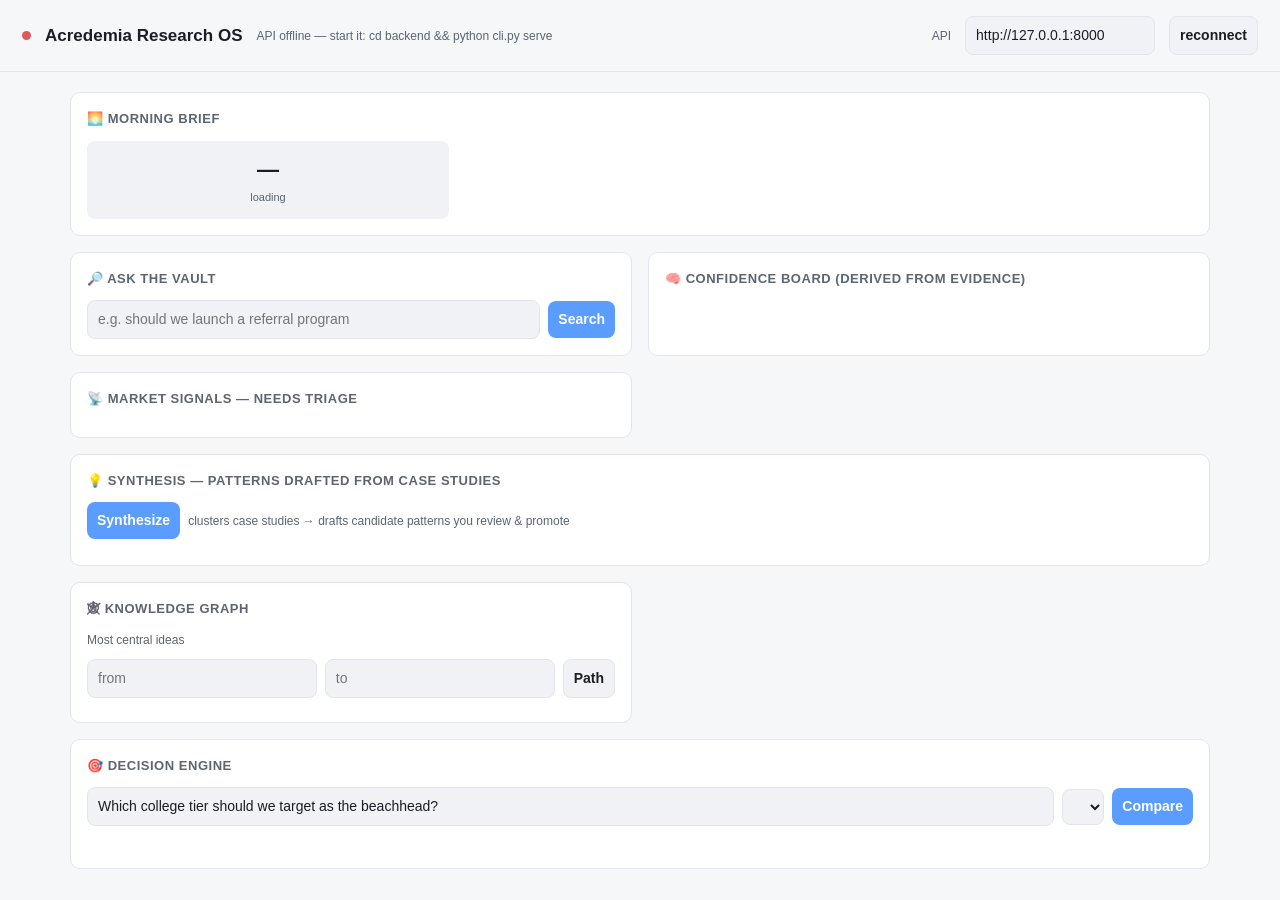
<file: frontend/index.html>
<!doctype html>
<html lang="en">
<head>
<meta charset="utf-8" />
<meta name="viewport" content="width=device-width, initial-scale=1" />
<title>Acredemia Research OS</title>
<style>
  :root{
    --bg:#0f1115; --panel:#171a21; --panel2:#1e222b; --line:#2a2f3a;
    --tx:#e6e9ef; --mut:#9aa4b2; --acc:#5b9dff; --good:#37b26a; --warn:#e0a132; --bad:#e05a5a;
    --rad:10px;
  }
  @media (prefers-color-scheme:light){
    :root{--bg:#f6f7f9;--panel:#fff;--panel2:#f0f2f5;--line:#e2e6ec;--tx:#1a1d23;--mut:#5c6570;}
  }
  *{box-sizing:border-box}
  body{margin:0;font:14px/1.5 -apple-system,Segoe UI,Roboto,Helvetica,Arial,sans-serif;background:var(--bg);color:var(--tx)}
  header{padding:16px 22px;border-bottom:1px solid var(--line);display:flex;align-items:center;gap:14px;position:sticky;top:0;background:var(--bg);z-index:5}
  header h1{font-size:17px;margin:0;font-weight:650}
  header .sub{color:var(--mut);font-size:12px}
  .dot{width:9px;height:9px;border-radius:50%;background:var(--bad);display:inline-block}
  .dot.ok{background:var(--good)}
  main{max-width:1180px;margin:0 auto;padding:20px;display:grid;grid-template-columns:1fr 1fr;gap:16px}
  .card{background:var(--panel);border:1px solid var(--line);border-radius:var(--rad);padding:16px}
  .card.wide{grid-column:1/-1}
  .card h2{margin:0 0 12px;font-size:13px;letter-spacing:.04em;text-transform:uppercase;color:var(--mut)}
  .row{display:flex;gap:8px;align-items:center;flex-wrap:wrap}
  input,select,button,textarea{font:inherit;color:var(--tx);background:var(--panel2);border:1px solid var(--line);border-radius:8px;padding:8px 10px}
  input:focus,textarea:focus{outline:1px solid var(--acc)}
  button{cursor:pointer;background:var(--acc);color:#fff;border:none;font-weight:600}
  button.sec{background:var(--panel2);color:var(--tx);border:1px solid var(--line)}
  button:hover{filter:brightness(1.08)}
  .grid3{display:grid;grid-template-columns:repeat(3,1fr);gap:10px}
  .stat{background:var(--panel2);border-radius:8px;padding:12px;text-align:center}
  .stat b{font-size:22px;display:block}
  .stat span{color:var(--mut);font-size:11px}
  .pill{font-size:11px;padding:2px 7px;border-radius:20px;border:1px solid var(--line);color:var(--mut)}
  .pill.good{color:var(--good);border-color:var(--good)}
  .pill.warn{color:var(--warn);border-color:var(--warn)}
  .pill.bad{color:var(--bad);border-color:var(--bad)}
  ul{list-style:none;margin:0;padding:0}
  li{padding:8px 0;border-bottom:1px solid var(--line)}
  li:last-child{border:0}
  .muted{color:var(--mut)}
  .k{color:var(--mut);font-size:12px}
  table{width:100%;border-collapse:collapse;font-size:13px}
  th,td{text-align:left;padding:6px 8px;border-bottom:1px solid var(--line)}
  th{color:var(--mut);font-weight:600;font-size:11px;text-transform:uppercase}
  .win{color:var(--good);font-weight:700}
  .small{font-size:12px}
  .tag{font-size:11px;color:var(--mut)}
  code{background:var(--panel2);padding:1px 5px;border-radius:5px;font-size:12px}
  a{color:var(--acc);text-decoration:none}
  .flex{display:flex;gap:16px;flex-wrap:wrap}
  .scores{display:grid;grid-template-columns:repeat(7,1fr);gap:6px;margin-top:8px}
  .scores label{font-size:10px;color:var(--mut);text-align:center}
  .scores input{padding:5px;text-align:center}
</style>
</head>
<body>
<header>
  <span class="dot" id="conn"></span>
  <h1>Acredemia Research OS</h1>
  <span class="sub" id="hdr">connecting…</span>
  <span style="flex:1"></span>
  <span class="k">API</span>
  <input id="api" value="http://127.0.0.1:8000" style="width:190px" />
  <button class="sec" onclick="boot()">reconnect</button>
</header>

<main>
  <!-- MORNING BRIEF -->
  <section class="card wide">
    <h2>🌅 Morning brief</h2>
    <div class="grid3" id="brief"><div class="stat"><b>—</b><span>loading</span></div></div>
  </section>

  <!-- SEARCH -->
  <section class="card">
    <h2>🔎 Ask the vault</h2>
    <div class="row">
      <input id="q" placeholder="e.g. should we launch a referral program" style="flex:1" />
      <button onclick="doSearch()">Search</button>
    </div>
    <ul id="results" class="small"></ul>
  </section>

  <!-- CONFIDENCE BOARD -->
  <section class="card">
    <h2>🧠 Confidence board (derived from evidence)</h2>
    <ul id="epi" class="small"></ul>
  </section>

  <!-- MARKET SIGNALS -->
  <section class="card">
    <h2>📡 Market signals — needs triage</h2>
    <ul id="signals" class="small"></ul>
  </section>

  <!-- SYNTHESIS -->
  <section class="card wide">
    <h2>💡 Synthesis — patterns drafted from case studies</h2>
    <div class="row"><button onclick="loadSynth()">Synthesize</button>
      <span class="muted small">clusters case studies → drafts candidate patterns you review &amp; promote</span></div>
    <ul id="synth" class="small" style="margin-top:10px"></ul>
  </section>

  <!-- GRAPH -->
  <section class="card">
    <h2>🕸 Knowledge graph</h2>
    <div class="k" style="margin-bottom:6px">Most central ideas</div>
    <ul id="central" class="small"></ul>
    <div class="row" style="margin-top:10px">
      <input id="pa" placeholder="from" style="flex:1" />
      <input id="pb" placeholder="to" style="flex:1" />
      <button class="sec" onclick="doPath()">Path</button>
    </div>
    <div id="path" class="small muted" style="margin-top:8px"></div>
  </section>

  <!-- DECISION ENGINE -->
  <section class="card wide">
    <h2>🎯 Decision engine</h2>
    <div class="row">
      <input id="dq" placeholder="decision question" style="flex:1" value="Which college tier should we target as the beachhead?" />
      <select id="dtype"></select>
      <button onclick="doDecide()">Compare</button>
    </div>
    <div class="flex" id="alts" style="margin-top:12px"></div>
    <div id="decision" style="margin-top:14px"></div>
  </section>
</main>

<script>
const $=id=>document.getElementById(id);
const api=()=>$('api').value.replace(/\/$/,'');
const DIMS=['impact','confidence','alignment','cost','risk','effort','time'];
const badgeFor=(s)=>({speculative:'',emerging:'',supported:'good','well-tested':'good',institutional:'good'}[s]||'');

async function j(path,opts){const r=await fetch(api()+path,opts);if(!r.ok)throw new Error(r.status);return r.json();}

async function boot(){
  try{
    const h=await j('/health');
    $('conn').classList.add('ok');
    $('hdr').textContent=`${h.notes} notes · search:${h.search_backend} · vault ok`;
    loadBrief();loadEpi();loadSignals();loadCentral();loadPresets();renderAlts();
  }catch(e){
    $('conn').classList.remove('ok');
    $('hdr').textContent='API offline — start it: cd backend && python cli.py serve';
  }
}

async function loadBrief(){
  const [a,e,n]=await Promise.all([j('/audit'),j('/epistemics'),j('/notes')]);
  const sig=(await j('/notes?type=market-signal')).count;
  const hi=a.summary.high||0,md=a.summary.medium||0,lo=a.summary.low||0;
  $('brief').innerHTML=`
    <div class="stat"><b>${n.count}</b><span>notes in vault</span></div>
    <div class="stat"><b>${e.drift}</b><span>confidence drifts</span></div>
    <div class="stat"><b>${sig}</b><span>market signals</span></div>
    <div class="stat"><b style="color:${hi?'var(--bad)':'var(--tx)'}">${hi}</b><span>high issues</span></div>
    <div class="stat"><b>${md}</b><span>medium issues</span></div>
    <div class="stat"><b>${lo}</b><span>low issues</span></div>`;
}

async function doSearch(){
  const q=$('q').value.trim();if(!q)return;
  const d=await j('/search?q='+encodeURIComponent(q)+'&k=8');
  $('results').innerHTML=d.results.map(r=>`<li>
    <b>${r.title}</b> <span class="pill">${r.type}</span>
    <span class="pill ${badgeFor(r.confidence)}">${r.confidence}</span>
    <span class="tag">score ${r.score}</span><br>
    <span class="muted">${r.snippet}</span></li>`).join('')||'<li class="muted">no matches</li>';
}
$('q')&&($('q').onkeydown=e=>{if(e.key==='Enter')doSearch();});

async function loadEpi(){
  const d=await j('/epistemics');
  $('epi').innerHTML=d.assessments.map(a=>{
    const b=(a.contested?'⚑':'')+(a.decaying?'⌛':'');
    const drift=a.drift?`<span class="pill bad">drift → ${a.derived}</span>`:'';
    return `<li>${b} <b>${a.note}</b>
      <span class="pill ${badgeFor(a.derived)}">${a.derived}</span>${drift}<br>
      <span class="muted">${a.derivation}</span></li>`;
  }).join('');
}

let QOPTS=[];
async function loadTargets(){
  const [q,t]=await Promise.all([j('/notes?type=question'),j('/notes?type=theory')]);
  QOPTS=[...q.notes,...t.notes].map(n=>n.note);
}
async function loadSignals(){
  await loadTargets();
  const a=await j('/audit');
  const untriaged=a.findings.filter(f=>f.category==='untriaged-signal');
  $('signals').innerHTML=untriaged.map((s,i)=>`<li><b>${s.note}</b>
    <div class="row small" style="margin-top:5px">
      <select id="tg${i}" style="flex:1">${QOPTS.map(o=>`<option>${o}</option>`).join('')}</select>
      <select id="st${i}"><option>supports</option><option>contradicts</option></select>
      <button class="sec" onclick="triage('${s.note}',${i})">link</button>
    </div></li>`).join('')||'<li class="muted">inbox clear ✓</li>';
}
async function triage(signal,i){
  const target=$('tg'+i).value, stance=$('st'+i).value;
  await j('/triage',{method:'POST',headers:{'Content-Type':'application/json'},
    body:JSON.stringify({signal,target,stance})});
  loadSignals();loadBrief();loadCentral();
}

async function loadSynth(){
  $('synth').innerHTML='<li class="muted">clustering…</li>';
  const d=await j('/synthesize');
  $('synth').innerHTML=d.candidates.map(c=>{
    const badge=c.novelty==='new'?'<span class="pill good">NEW</span>':`<span class="pill">covered by ${c.existing_pattern}</span>`;
    const btn=c.novelty==='new'?`<button class="sec" onclick='promoteSynth(${JSON.stringify(c.members)})'>promote → pattern</button>`:'';
    return `<li>${badge} <b>${c.companies.join(' + ')}</b>
      <span class="tag">tags: ${c.shared_tags.join(', ')||'—'}</span> ${btn}<br>
      <span class="muted">${c.draft}</span></li>`;
  }).join('')||'<li class="muted">need ≥2 case studies to synthesize</li>';
}
async function promoteSynth(members){
  const r=await j('/synthesize/promote',{method:'POST',headers:{'Content-Type':'application/json'},body:JSON.stringify({members})});
  alert(r.ok?`Draft pattern ${r.id} written to the vault (review before accepting).`:'promote failed');
  loadSynth();loadBrief();
}
async function loadCentral(){
  const d=await j('/graph/summary');
  $('central').innerHTML=d.top_central.slice(0,8).map(([n,s])=>
    `<li><span class="tag">${s.toFixed(3)}</span> ${n}</li>`).join('');
}
async function doPath(){
  const a=$('pa').value.trim(),b=$('pb').value.trim();if(!a||!b)return;
  const d=await j('/graph/path?a='+encodeURIComponent(a)+'&b='+encodeURIComponent(b));
  $('path').innerHTML=d.found?d.path.join(' &nbsp;→&nbsp; '):'no path found';
}

async function loadPresets(){
  const d=await j('/decision/presets');
  $('dtype').innerHTML=Object.keys(d.weight_presets).map(k=>`<option>${k}</option>`).join('');
  $('dtype').value='channel-choice';
}
const ALTS=[
  {name:'Tier-2 colleges first',s:{impact:8,confidence:5,alignment:8,cost:4,risk:5,effort:5,time:4},dna:''},
  {name:'Tier-1 colleges first',s:{impact:6,confidence:6,alignment:5,cost:6,risk:6,effort:6,time:6},dna:''},
];
function renderAlts(){
  $('alts').innerHTML=ALTS.map((a,i)=>`<div class="card" style="flex:1;min-width:320px;background:var(--panel2)">
    <input value="${a.name}" onchange="ALTS[${i}].name=this.value" style="width:100%"/>
    <div class="scores">${DIMS.map(d=>`<div><label>${d.slice(0,4)}</label>
      <input type="number" min="0" max="10" value="${a.s[d]}" onchange="ALTS[${i}].s['${d}']=+this.value"/></div>`).join('')}</div>
    <input placeholder="DNA conflict (optional, e.g. NN2)" value="${a.dna}" onchange="ALTS[${i}].dna=this.value" style="width:100%;margin-top:8px"/>
  </div>`).join('');
}
async function doDecide(){
  const body={question:$('dq').value,decision_type:$('dtype').value,
    alternatives:ALTS.map(a=>({name:a.name,scores:a.s,dna_conflict:a.dna}))};
  const d=await j('/decide',{method:'POST',headers:{'Content-Type':'application/json'},body:JSON.stringify(body)});
  const dims=Object.keys(d.weights);
  const rows=d.ranked.map(r=>`<tr>
    <td>${r.rank}</td>
    <td class="${r.rank===1&&!r.dna_conflict?'win':''}">${r.name}${r.dna_conflict?' <span class="pill bad">⚠DNA</span>':''}</td>
    ${dims.map(x=>`<td>${r.contributions[x].toFixed(3)}</td>`).join('')}
    <td><b>${r.total.toFixed(3)}</b></td></tr>`).join('');
  const frag=d.is_fragile?`<span class="pill warn">fragile — ${d.fragile_reason}</span>`:'<span class="pill good">robust</span>';
  const dna=d.dna_flags.length?`<div class="small" style="margin-top:6px">⚠ ${d.dna_flags.join('; ')}</div>`:'';
  $('decision').innerHTML=`<div class="row"><b>Winner: <span class="win">${d.winner}</span></b> ${frag}
      <span style="flex:1"></span>
      <button class="sec" onclick="saveDecision()">💾 Save decision note</button></div>${dna}
    <table style="margin-top:10px"><tr><th>#</th><th>alternative</th>${dims.map(x=>`<th>${x.slice(0,4)}</th>`).join('')}<th>total</th></tr>${rows}</table>
    <div id="decmsg" class="muted small" style="margin-top:6px">The number is disposable — the reasoning trace, DNA check, and evidence are the asset.</div>`;
}
async function saveDecision(){
  const body={question:$('dq').value,decision_type:$('dtype').value,write_note:true,
    alternatives:ALTS.map(a=>({name:a.name,scores:a.s,dna_conflict:a.dna}))};
  const d=await j('/decide',{method:'POST',headers:{'Content-Type':'application/json'},body:JSON.stringify(body)});
  $('decmsg').innerHTML=d.note?`✅ Saved <code>${d.note.id}</code> to the vault (600-Decisions/).`:'save failed';
  loadBrief();
}

boot();
</script>
</body>
</html>
</file>
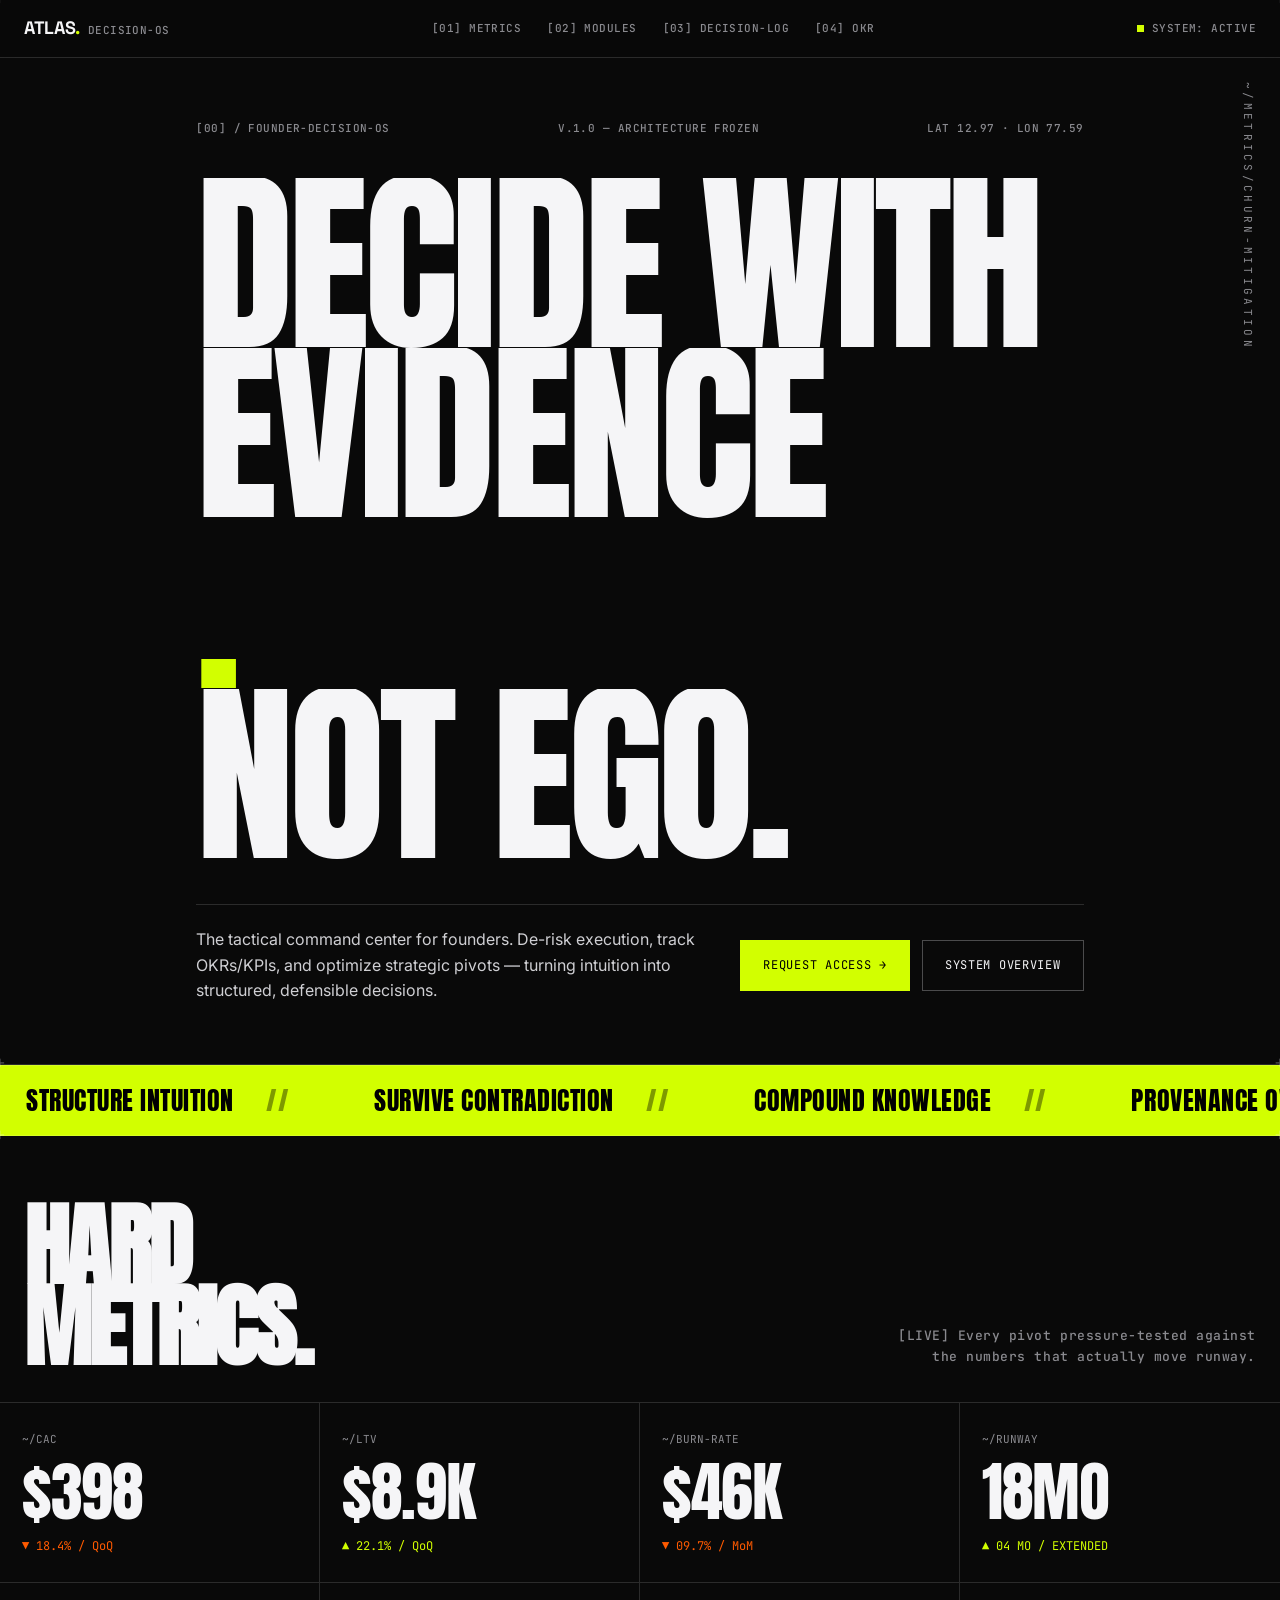
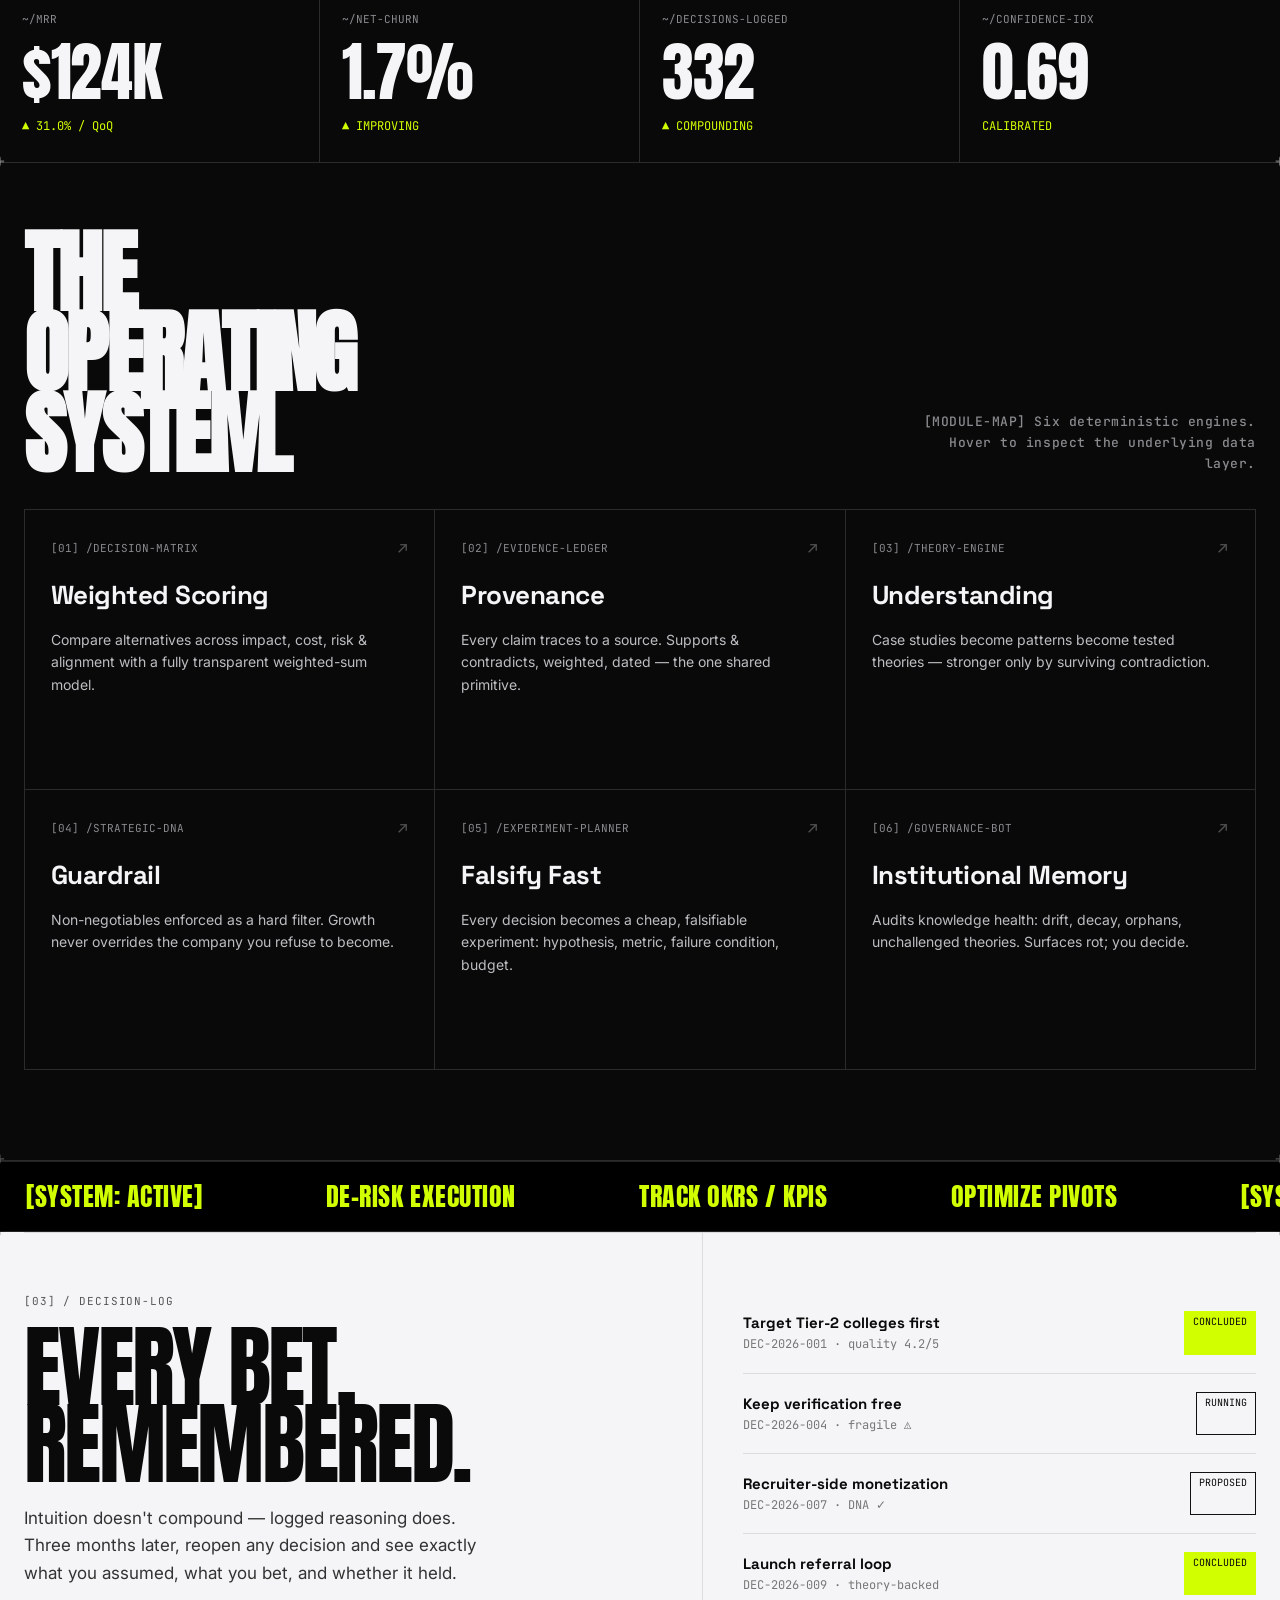
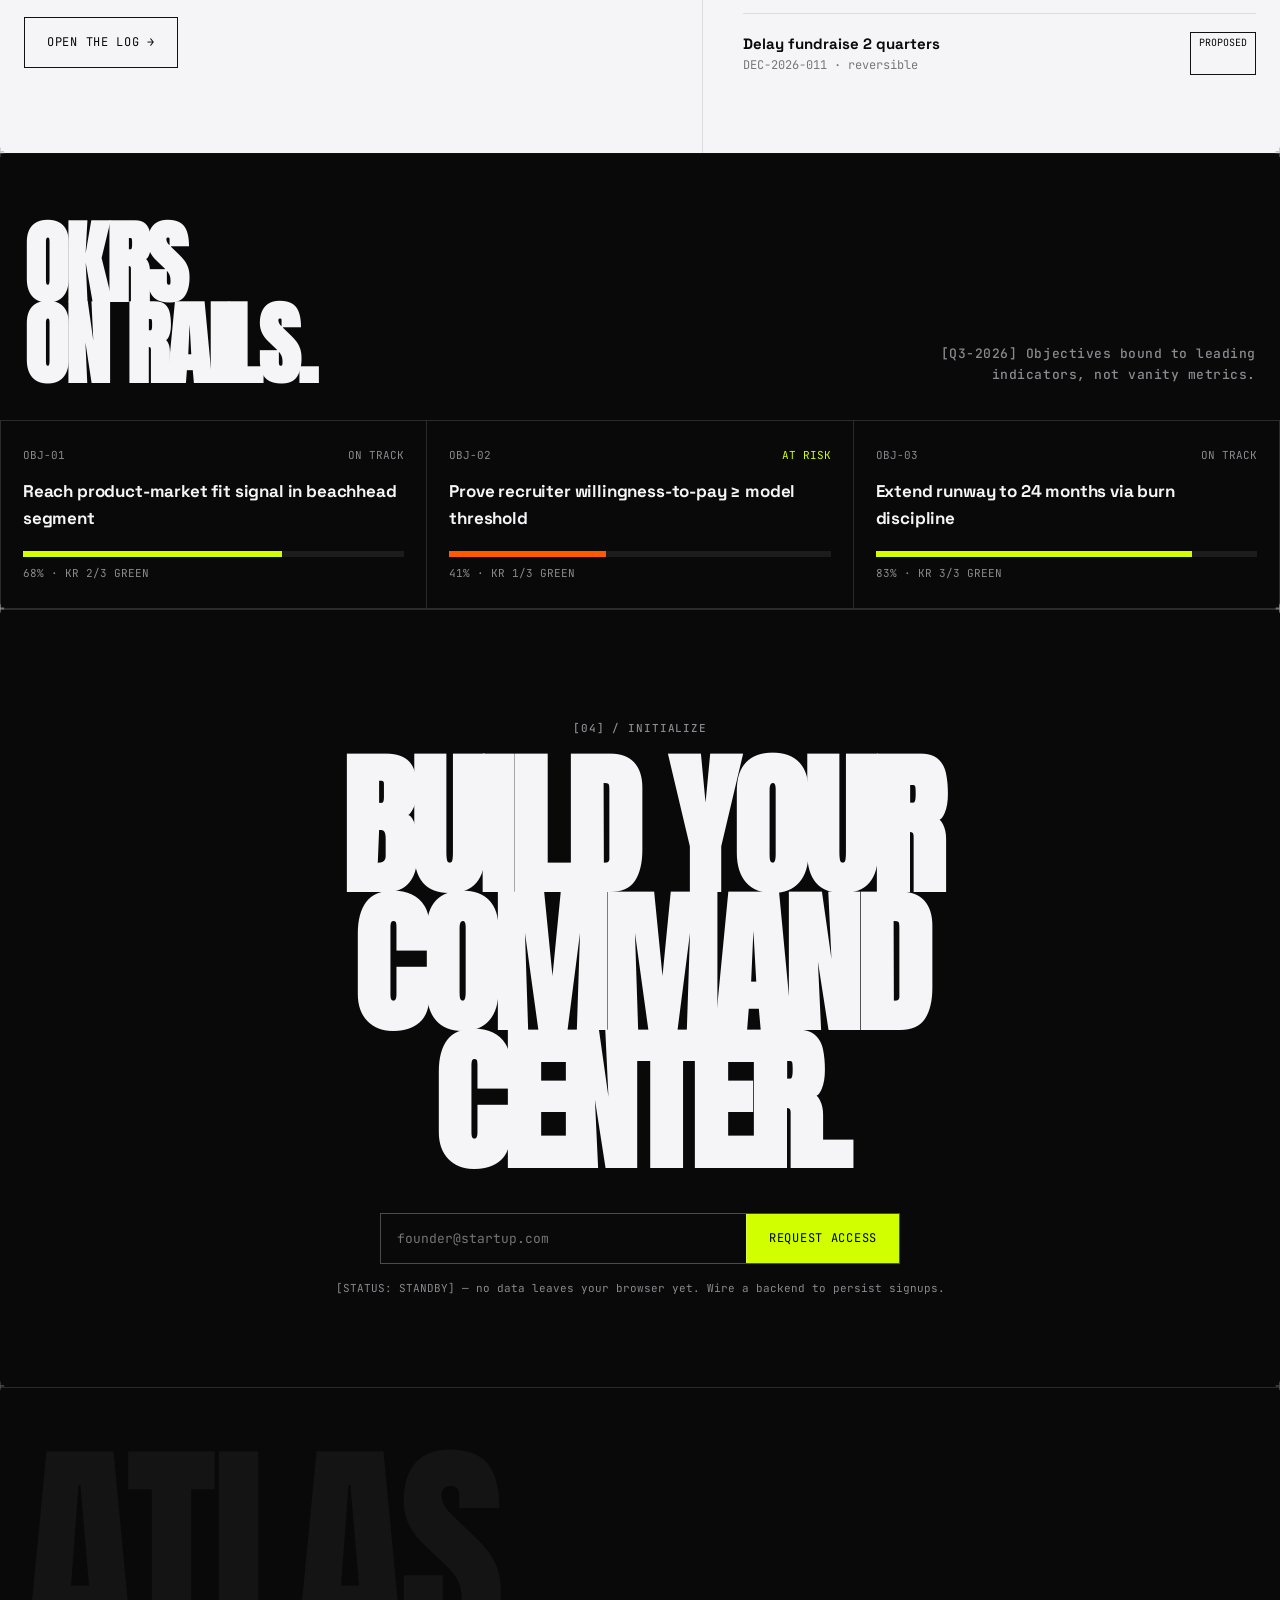
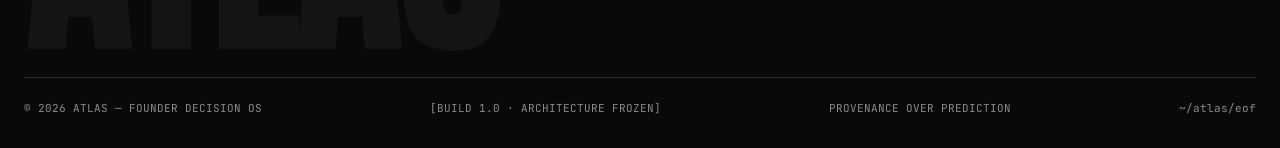
<file: landing/index.html>
<!doctype html>
<html lang="en">
<head>
<meta charset="utf-8" />
<meta name="viewport" content="width=device-width, initial-scale=1" />
<title>ATLAS — Founder Decision OS</title>
<meta name="description" content="The tactical command center for founders. De-risk execution, track OKRs/KPIs, and optimize strategic pivots with evidence, not ego." />
<link rel="preconnect" href="https://fonts.googleapis.com">
<link rel="preconnect" href="https://fonts.gstatic.com" crossorigin>
<link href="https://fonts.googleapis.com/css2?family=Anton&family=Space+Grotesk:wght@400;500;700&family=Inter:wght@400;500;600&family=JetBrains+Mono:wght@400;500;700&display=swap" rel="stylesheet">
<style>
:root{
  --bg:#090909; --ink:#F5F5F7; --panel:#0f0f0f; --panel2:#121212;
  --line:rgba(245,245,247,.14); --line-hard:rgba(245,245,247,.28);
  --mut:#8a8a8f; --acc:#D2FF00; --white:#ffffff; --lightbg:#F5F5F7; --lightink:#0a0a0a;
  --ease:cubic-bezier(0.16,1,0.3,1);
}
*{box-sizing:border-box;margin:0;padding:0}
html{scroll-behavior:smooth}
body{background:var(--bg);color:var(--ink);font-family:'Inter',sans-serif;-webkit-font-smoothing:antialiased;overflow-x:hidden;line-height:1.6}
::selection{background:var(--acc);color:#000}
a{color:inherit;text-decoration:none}
.mono{font-family:'JetBrains Mono',monospace;font-weight:500;letter-spacing:.04em}
.disp{font-family:'Anton',sans-serif;font-weight:400;letter-spacing:-.03em;line-height:.86;text-transform:uppercase}
.grot{font-family:'Space Grotesk',sans-serif}
.acc{color:var(--acc)}
.wrap{max-width:1400px;margin:0 auto;padding:0 24px}

/* ---------- loader ---------- */
#loader{position:fixed;inset:0;background:#000;z-index:9999;display:flex;align-items:flex-end;justify-content:space-between;padding:40px 24px;transition:transform 1s var(--ease)}
#loader.done{transform:translateY(-100%)}
#loader .big{font-size:clamp(80px,22vw,320px)}
#loader .lbl{font-size:12px;color:var(--mut)}
#bar{position:absolute;left:0;bottom:0;height:2px;background:var(--acc);width:0%}

/* ---------- nav ---------- */
nav{position:fixed;top:0;left:0;right:0;z-index:900;display:flex;align-items:center;justify-content:space-between;
  padding:14px 24px;border-bottom:1px solid var(--line);background:rgba(9,9,9,.72);backdrop-filter:blur(10px)}
nav .brand{font-family:'Space Grotesk';font-weight:700;letter-spacing:-.02em;font-size:18px}
nav .brand b{color:var(--acc)}
nav .links{display:flex;gap:26px;font-size:11px}
nav .links a{color:var(--mut);transition:color .2s}
nav .links a:hover{color:var(--ink)}
nav .status{display:flex;align-items:center;gap:8px;font-size:11px;color:var(--mut)}
.dot{width:7px;height:7px;background:var(--acc);border-radius:0;animation:blink 1.4s steps(1) infinite}
@keyframes blink{50%{opacity:.25}}
@media(max-width:820px){nav .links{display:none}}

/* ---------- reveal ---------- */
.rv{opacity:0;transform:translateY(30px);transition:opacity .9s var(--ease),transform .9s var(--ease)}
.rv.in{opacity:1;transform:none}
.rv.d1{transition-delay:.08s}.rv.d2{transition-delay:.16s}.rv.d3{transition-delay:.24s}.rv.d4{transition-delay:.32s}

/* ---------- section scaffolding ---------- */
section{position:relative;border-bottom:1px solid var(--line)}
.tag{font-family:'JetBrains Mono',monospace;font-size:11px;color:var(--mut);letter-spacing:.08em}
.plus{position:absolute;width:18px;height:18px;color:var(--line-hard);font-size:18px;line-height:14px;text-align:center;pointer-events:none;user-select:none}
.plus::before{content:"+"}
.tl{top:-9px;left:-9px}.tr{top:-9px;right:-9px}.bl{bottom:-9px;left:-9px}.br{bottom:-9px;right:-9px}

/* ---------- hero ---------- */
#hero{min-height:100vh;display:flex;flex-direction:column;justify-content:center;padding:120px 24px 60px;position:relative}
#hero .meta-row{display:flex;justify-content:space-between;flex-wrap:wrap;gap:10px;font-size:11px;color:var(--mut);margin-bottom:40px}
#hero h1{font-size:clamp(64px,15.5vw,260px);margin:0}
#hero h1 .line{display:block;overflow:hidden}
#hero h1 .line span{display:block;transform:translateY(110%);transition:transform 1.1s var(--ease)}
#hero.ready h1 .line span{transform:none}
#hero h1 .line:nth-child(2) span{transition-delay:.09s}
#hero h1 .line:nth-child(3) span{transition-delay:.18s}
#hero .sub{display:flex;justify-content:space-between;flex-wrap:wrap;gap:24px;margin-top:44px;border-top:1px solid var(--line);padding-top:22px}
#hero .sub p{max-width:520px;font-size:16px;color:#cfcfd3}
#hero .cta{display:flex;gap:12px;flex-wrap:wrap;align-items:center}
.btn{display:inline-flex;align-items:center;gap:10px;padding:15px 22px;border:1px solid var(--line-hard);font-family:'JetBrains Mono',monospace;font-size:12px;letter-spacing:.06em;text-transform:uppercase;transition:.25s var(--ease);cursor:pointer;background:none;color:var(--ink)}
.btn:hover{background:var(--ink);color:#000}
.btn.fill{background:var(--acc);color:#000;border-color:var(--acc)}
.btn.fill:hover{background:#000;color:var(--acc)}
.ghostword{position:absolute;right:24px;top:82px;font-family:'JetBrains Mono',monospace;font-size:11px;color:var(--mut);writing-mode:vertical-rl;letter-spacing:.3em}

/* ---------- marquee ---------- */
.marquee{border-top:1px solid var(--line);border-bottom:1px solid var(--line);background:var(--acc);color:#000;overflow:hidden;white-space:nowrap;padding:14px 0}
.marquee.inv{background:#000;color:var(--acc);border-color:var(--line)}
.track{display:inline-block;white-space:nowrap;animation:scroll 26s linear infinite;font-family:'Anton';font-size:26px;letter-spacing:.02em;text-transform:uppercase}
.marquee.inv .track{animation-duration:34s;animation-direction:reverse}
.track span{padding:0 26px}.track .s{color:rgba(0,0,0,.4)}
@keyframes scroll{to{transform:translateX(-50%)}}

/* ---------- metrics grid ---------- */
.grid-metrics{display:grid;grid-template-columns:repeat(4,1fr)}
.metric{border-right:1px solid var(--line);border-top:1px solid var(--line);padding:28px 22px 26px;position:relative;min-height:180px;display:flex;flex-direction:column;justify-content:space-between}
.metric:nth-child(4n){border-right:none}
.metric .k{font-size:11px;color:var(--mut);font-family:'JetBrains Mono',monospace}
.metric .v{font-family:'Anton';font-size:clamp(40px,5vw,72px);letter-spacing:-.02em;line-height:1}
.metric .delta{font-family:'JetBrains Mono',monospace;font-size:12px}
.up{color:var(--acc)}.down{color:#ff5a00}
@media(max-width:820px){.grid-metrics{grid-template-columns:repeat(2,1fr)}.metric:nth-child(4n){border-right:1px solid var(--line)}.metric:nth-child(2n){border-right:none}}

/* ---------- section head ---------- */
.shead{display:flex;justify-content:space-between;align-items:flex-end;flex-wrap:wrap;gap:20px;padding:70px 0 34px}
.shead h2{font-family:'Anton';font-size:clamp(40px,7vw,120px);letter-spacing:-.03em;line-height:.9;text-transform:uppercase}
.shead .r{font-size:13px;color:var(--mut);max-width:360px;text-align:right}
@media(max-width:820px){.shead .r{text-align:left}}

/* ---------- feature matrix (hover-step) ---------- */
.matrix{display:grid;grid-template-columns:repeat(3,1fr);border-top:1px solid var(--line);border-left:1px solid var(--line)}
.cell{border-right:1px solid var(--line);border-bottom:1px solid var(--line);padding:30px 26px 26px;min-height:280px;position:relative;background:var(--bg);transition:background .3s var(--ease),color .3s var(--ease);display:flex;flex-direction:column;justify-content:space-between;overflow:hidden}
.cell:hover{background:var(--acc);color:#000}
.cell .idx{font-family:'JetBrains Mono',monospace;font-size:11px;color:var(--mut);transition:color .3s}
.cell:hover .idx{color:rgba(0,0,0,.55)}
.cell h3{font-family:'Space Grotesk';font-weight:700;font-size:26px;letter-spacing:-.02em;margin:18px 0 12px}
.cell p{font-size:14px;color:#bdbdc2;transition:color .3s}
.cell:hover p{color:rgba(0,0,0,.72)}
.cell .data{font-family:'JetBrains Mono',monospace;font-size:11px;color:var(--mut);opacity:0;transform:translateY(8px);transition:.35s var(--ease);margin-top:14px;white-space:pre-line}
.cell:hover .data{opacity:1;transform:none;color:rgba(0,0,0,.7)}
.cell .arrow{position:absolute;top:26px;right:26px;font-family:'JetBrains Mono',monospace;opacity:.3;transition:.3s}
.cell:hover .arrow{opacity:1;transform:translate(3px,-3px)}
@media(max-width:980px){.matrix{grid-template-columns:1fr 1fr}}
@media(max-width:620px){.matrix{grid-template-columns:1fr}}

/* ---------- light section ---------- */
.light{background:var(--lightbg);color:var(--lightink);border-color:#111}
.light .tag,.light .metric .k,.light .cell .idx{color:#555}
.light .plus{color:rgba(0,0,0,.25)}
.light .shead .r{color:#555}
.light-split{display:grid;grid-template-columns:1.1fr .9fr;gap:0;border-top:1px solid #dcdce0}
.light-split .l{padding:60px 40px 60px 0}
.light-split .rr{border-left:1px solid #dcdce0;padding:60px 0 60px 40px}
.logrow{display:flex;justify-content:space-between;gap:16px;padding:18px 0;border-bottom:1px solid #dcdce0;font-family:'JetBrains Mono',monospace;font-size:12px}
.logrow b{font-family:'Space Grotesk';font-weight:700;font-size:15px}
.chip{border:1px solid #111;padding:2px 8px;font-size:10px;text-transform:uppercase}
.chip.ok{background:var(--acc);border-color:var(--acc)}
@media(max-width:820px){.light-split{grid-template-columns:1fr}.light-split .l{padding:40px 0}.light-split .rr{border-left:none;border-top:1px solid #dcdce0;padding:40px 0}}

/* ---------- OKR panel ---------- */
.okr{display:grid;grid-template-columns:repeat(3,1fr);border-left:1px solid var(--line);border-top:1px solid var(--line)}
.okr .o{border-right:1px solid var(--line);border-bottom:1px solid var(--line);padding:26px 22px}
.okr .o .h{display:flex;justify-content:space-between;font-family:'JetBrains Mono',monospace;font-size:11px;color:var(--mut)}
.okr .o .t{font-family:'Space Grotesk';font-weight:700;font-size:17px;margin:14px 0 18px;letter-spacing:-.01em}
.prog{height:6px;background:#1c1c1c;position:relative}
.prog i{position:absolute;left:0;top:0;bottom:0;background:var(--acc);display:block}
.okr .o .pct{font-family:'JetBrains Mono',monospace;font-size:11px;color:var(--mut);margin-top:8px}
@media(max-width:820px){.okr{grid-template-columns:1fr}}

/* ---------- CTA ---------- */
#cta{padding:110px 0 90px;text-align:center;position:relative}
#cta h2{font-family:'Anton';font-size:clamp(52px,12vw,180px);letter-spacing:-.03em;line-height:.9;text-transform:uppercase}
#cta form{display:flex;gap:0;max-width:520px;margin:40px auto 0;border:1px solid var(--line-hard)}
#cta input{flex:1;background:none;border:none;color:var(--ink);padding:16px;font-family:'JetBrains Mono',monospace;font-size:13px;outline:none}
#cta button{border:none;border-left:1px solid var(--line-hard)}
#cta .note{font-family:'JetBrains Mono',monospace;font-size:11px;color:var(--mut);margin-top:16px}

/* ---------- footer ---------- */
footer{padding:70px 0 30px}
footer .fword{font-family:'Anton';font-size:clamp(60px,18vw,260px);letter-spacing:-.03em;line-height:.82;text-transform:uppercase;color:#141414}
footer .frow{display:flex;justify-content:space-between;flex-wrap:wrap;gap:16px;font-family:'JetBrains Mono',monospace;font-size:11px;color:var(--mut);border-top:1px solid var(--line);padding-top:22px;margin-top:30px}
@media (prefers-reduced-motion: reduce){*{animation:none!important;transition:none!important}.rv{opacity:1;transform:none}#hero h1 .line span{transform:none}}
</style>
</head>
<body>

<!-- LOADER -->
<div id="loader">
  <div class="disp big"><span id="pct">0</span><span style="font-size:.35em;vertical-align:super">%</span></div>
  <div class="mono lbl">[SYSTEM]<br>INITIALIZING ANALYTICAL CORE<br>~/atlas/boot.seq</div>
  <div id="bar"></div>
</div>

<!-- NAV -->
<nav>
  <div class="brand">ATLAS<b>.</b><span class="mono" style="font-size:11px;color:var(--mut);margin-left:8px">DECISION-OS</span></div>
  <div class="links mono">
    <a href="#metrics">[01] METRICS</a>
    <a href="#modules">[02] MODULES</a>
    <a href="#log">[03] DECISION-LOG</a>
    <a href="#okr">[04] OKR</a>
  </div>
  <div class="status mono"><span class="dot"></span>SYSTEM: ACTIVE</div>
</nav>

<!-- HERO -->
<section id="hero">
  <span class="plus tl"></span><span class="plus tr"></span><span class="plus bl"></span><span class="plus br"></span>
  <div class="ghostword">~/METRICS/CHURN-MITIGATION</div>
  <div class="wrap">
    <div class="meta-row mono">
      <span>[00] / FOUNDER-DECISION-OS</span>
      <span>V.1.0 — ARCHITECTURE FROZEN</span>
      <span>LAT 12.97 · LON 77.59</span>
    </div>
    <h1 class="disp">
      <span class="line"><span>DECIDE WITH</span></span>
      <span class="line"><span>EVIDENCE<span class="acc">.</span></span></span>
      <span class="line"><span>NOT EGO.</span></span>
    </h1>
    <div class="sub">
      <p>The tactical command center for founders. De-risk execution, track OKRs/KPIs, and optimize strategic pivots — turning intuition into structured, defensible decisions.</p>
      <div class="cta">
        <a href="#cta" class="btn fill">REQUEST ACCESS →</a>
        <a href="#modules" class="btn">SYSTEM OVERVIEW</a>
      </div>
    </div>
  </div>
</section>

<!-- MARQUEE -->
<div class="marquee">
  <div class="track" id="m1">
    <span>STRUCTURE INTUITION<span class="s"> // </span></span><span>SURVIVE CONTRADICTION<span class="s"> // </span></span><span>COMPOUND KNOWLEDGE<span class="s"> // </span></span><span>PROVENANCE OVER PREDICTION<span class="s"> // </span></span>
    <span>STRUCTURE INTUITION<span class="s"> // </span></span><span>SURVIVE CONTRADICTION<span class="s"> // </span></span><span>COMPOUND KNOWLEDGE<span class="s"> // </span></span><span>PROVENANCE OVER PREDICTION<span class="s"> // </span></span>
  </div>
</div>

<!-- METRICS -->
<section id="metrics">
  <span class="plus tl"></span><span class="plus tr"></span><span class="plus bl"></span><span class="plus br"></span>
  <div class="wrap">
    <div class="shead">
      <h2 class="rv">HARD<br>METRICS.</h2>
      <div class="r rv d1 mono">[LIVE] Every pivot pressure-tested against the numbers that actually move runway.</div>
    </div>
  </div>
  <div class="grid-metrics">
    <div class="metric rv"><div class="k">~/CAC</div><div class="v" data-count="410" data-pre="$">$0</div><div class="delta down">▼ 18.4% / QoQ</div></div>
    <div class="metric rv d1"><div class="k">~/LTV</div><div class="v" data-count="9.2" data-pre="$" data-suf="K">$0</div><div class="delta up">▲ 22.1% / QoQ</div></div>
    <div class="metric rv d2"><div class="k">~/BURN-RATE</div><div class="v" data-count="47" data-pre="$" data-suf="K">$0</div><div class="delta down">▼ 09.7% / MoM</div></div>
    <div class="metric rv d3"><div class="k">~/RUNWAY</div><div class="v" data-count="19" data-suf="MO">0</div><div class="delta up">▲ 04 MO / EXTENDED</div></div>
    <div class="metric rv"><div class="k">~/MRR</div><div class="v" data-count="128" data-pre="$" data-suf="K">$0</div><div class="delta up">▲ 31.0% / QoQ</div></div>
    <div class="metric rv d1"><div class="k">~/NET-CHURN</div><div class="v" data-count="1.8" data-suf="%">0</div><div class="delta up">▲ IMPROVING</div></div>
    <div class="metric rv d2"><div class="k">~/DECISIONS-LOGGED</div><div class="v" data-count="342">0</div><div class="delta up">▲ COMPOUNDING</div></div>
    <div class="metric rv d3"><div class="k">~/CONFIDENCE-IDX</div><div class="v" data-count="0.71" >0</div><div class="delta up acc">CALIBRATED</div></div>
  </div>
</section>

<!-- MODULES / MATRIX -->
<section id="modules">
  <span class="plus tl"></span><span class="plus tr"></span><span class="plus bl"></span><span class="plus br"></span>
  <div class="wrap">
    <div class="shead">
      <h2 class="rv">THE<br>OPERATING<br>SYSTEM.</h2>
      <div class="r rv d1 mono">[MODULE-MAP] Six deterministic engines. Hover to inspect the underlying data layer.</div>
    </div>
  </div>
  <div class="wrap" style="padding:0 24px 90px">
  <div class="matrix">
    <div class="cell"><div><div class="idx">[01] /DECISION-MATRIX</div><h3>Weighted Scoring</h3><p>Compare alternatives across impact, cost, risk & alignment with a fully transparent weighted-sum model.</p></div><div class="data">> normalize(dims)
> Σ(wᵢ·nᵢ) → rank
> sensitivity: ±20%</div><span class="arrow mono">↗</span></div>
    <div class="cell"><div><div class="idx">[02] /EVIDENCE-LEDGER</div><h3>Provenance</h3><p>Every claim traces to a source. Supports & contradicts, weighted, dated — the one shared primitive.</p></div><div class="data">> stance: supports|contradicts
> weight: high|med|low
> immutable append-log</div><span class="arrow mono">↗</span></div>
    <div class="cell"><div><div class="idx">[03] /THEORY-ENGINE</div><h3>Understanding</h3><p>Case studies become patterns become tested theories — stronger only by surviving contradiction.</p></div><div class="data">> cluster(cases)
> draft → contradiction search
> confidence: derived</div><span class="arrow mono">↗</span></div>
    <div class="cell"><div><div class="idx">[04] /STRATEGIC-DNA</div><h3>Guardrail</h3><p>Non-negotiables enforced as a hard filter. Growth never overrides the company you refuse to become.</p></div><div class="data">> if violates(NN): flag ⚠
> cannot rank #1 silently
> founder override required</div><span class="arrow mono">↗</span></div>
    <div class="cell"><div><div class="idx">[05] /EXPERIMENT-PLANNER</div><h3>Falsify Fast</h3><p>Every decision becomes a cheap, falsifiable experiment: hypothesis, metric, failure condition, budget.</p></div><div class="data">> hypothesis → leading-ind
> failure-condition: armed
> forced retrospective</div><span class="arrow mono">↗</span></div>
    <div class="cell"><div><div class="idx">[06] /GOVERNANCE-BOT</div><h3>Institutional Memory</h3><p>Audits knowledge health: drift, decay, orphans, unchallenged theories. Surfaces rot; you decide.</p></div><div class="data">> scan: drift|decay|orphans
> write-only-to-audit
> the brain stays healthy</div><span class="arrow mono">↗</span></div>
  </div>
  </div>
</section>

<!-- MARQUEE INV -->
<div class="marquee inv">
  <div class="track">
    <span>[SYSTEM: ACTIVE]<span class="s"> · </span></span><span>DE-RISK EXECUTION<span class="s"> · </span></span><span>TRACK OKRs / KPIs<span class="s"> · </span></span><span>OPTIMIZE PIVOTS<span class="s"> · </span></span>
    <span>[SYSTEM: ACTIVE]<span class="s"> · </span></span><span>DE-RISK EXECUTION<span class="s"> · </span></span><span>TRACK OKRs / KPIs<span class="s"> · </span></span><span>OPTIMIZE PIVOTS<span class="s"> · </span></span>
  </div>
</div>

<!-- LIGHT / DECISION LOG -->
<section id="log" class="light">
  <span class="plus tl"></span><span class="plus tr"></span><span class="plus bl"></span><span class="plus br"></span>
  <div class="wrap">
    <div class="light-split">
      <div class="l">
        <div class="tag rv">[03] / DECISION-LOG</div>
        <h2 class="disp rv d1" style="font-size:clamp(44px,7vw,110px);margin:18px 0 22px">EVERY BET,<br>REMEMBERED.</h2>
        <p class="rv d2" style="font-size:17px;color:#333;max-width:460px">Intuition doesn't compound — logged reasoning does. Three months later, reopen any decision and see exactly what you assumed, what you bet, and whether it held.</p>
        <div class="rv d3" style="margin-top:30px"><a href="#cta" class="btn" style="border-color:#111;color:#0a0a0a">OPEN THE LOG →</a></div>
      </div>
      <div class="rr">
        <div class="logrow rv"><span><b>Target Tier-2 colleges first</b><br><span style="color:#777">DEC-2026-001 · quality 4.2/5</span></span><span class="chip ok">Concluded</span></div>
        <div class="logrow rv d1"><span><b>Keep verification free</b><br><span style="color:#777">DEC-2026-004 · fragile ⚠</span></span><span class="chip">Running</span></div>
        <div class="logrow rv d2"><span><b>Recruiter-side monetization</b><br><span style="color:#777">DEC-2026-007 · DNA ✓</span></span><span class="chip">Proposed</span></div>
        <div class="logrow rv d3"><span><b>Launch referral loop</b><br><span style="color:#777">DEC-2026-009 · theory-backed</span></span><span class="chip ok">Concluded</span></div>
        <div class="logrow rv d4" style="border-bottom:none"><span><b>Delay fundraise 2 quarters</b><br><span style="color:#777">DEC-2026-011 · reversible</span></span><span class="chip">Proposed</span></div>
      </div>
    </div>
  </div>
</section>

<!-- OKR -->
<section id="okr">
  <span class="plus tl"></span><span class="plus tr"></span><span class="plus bl"></span><span class="plus br"></span>
  <div class="wrap">
    <div class="shead">
      <h2 class="rv">OKRs<br>ON RAILS.</h2>
      <div class="r rv d1 mono">[Q3-2026] Objectives bound to leading indicators, not vanity metrics.</div>
    </div>
  </div>
  <div class="okr">
    <div class="o rv"><div class="h"><span>OBJ-01</span><span>ON TRACK</span></div><div class="t">Reach product-market fit signal in beachhead segment</div><div class="prog"><i style="width:68%"></i></div><div class="pct">68% · KR 2/3 GREEN</div></div>
    <div class="o rv d1"><div class="h"><span>OBJ-02</span><span class="acc">AT RISK</span></div><div class="t">Prove recruiter willingness-to-pay ≥ model threshold</div><div class="prog"><i style="width:41%;background:#ff5a00"></i></div><div class="pct">41% · KR 1/3 GREEN</div></div>
    <div class="o rv d2"><div class="h"><span>OBJ-03</span><span>ON TRACK</span></div><div class="t">Extend runway to 24 months via burn discipline</div><div class="prog"><i style="width:83%"></i></div><div class="pct">83% · KR 3/3 GREEN</div></div>
  </div>
</section>

<!-- CTA -->
<section id="cta">
  <span class="plus tl"></span><span class="plus tr"></span><span class="plus bl"></span><span class="plus br"></span>
  <div class="wrap">
    <div class="tag rv mono" style="margin-bottom:20px">[04] / INITIALIZE</div>
    <h2 class="rv d1">BUILD YOUR<br>COMMAND<br>CENTER.</h2>
    <form class="rv d2" id="accessForm" onsubmit="return submitAccess(event)">
      <input type="email" id="email" placeholder="founder@startup.com" required />
      <button class="btn fill" type="submit">REQUEST ACCESS</button>
    </form>
    <div class="note rv d3" id="formNote">[STATUS: STANDBY] — no data leaves your browser yet. Wire a backend to persist signups.</div>
  </div>
</section>

<!-- FOOTER -->
<footer>
  <div class="wrap">
    <div class="fword">ATLAS</div>
    <div class="frow">
      <span>© 2026 ATLAS — FOUNDER DECISION OS</span>
      <span>[BUILD 1.0 · ARCHITECTURE FROZEN]</span>
      <span>PROVENANCE OVER PREDICTION</span>
      <span>~/atlas/eof</span>
    </div>
  </div>
</footer>

<script>
// ---------- loader ----------
(function(){
  var pct=document.getElementById('pct'),bar=document.getElementById('bar'),ld=document.getElementById('loader'),hero=document.getElementById('hero');
  var n=0;var reduce=matchMedia('(prefers-reduced-motion: reduce)').matches;
  function finish(){ld.classList.add('done');hero.classList.add('ready');setTimeout(function(){ld.style.display='none'},1000);}
  if(reduce){pct.textContent='100';bar.style.width='100%';finish();return;}
  var iv=setInterval(function(){
    n+=Math.max(1,Math.round((100-n)*0.14));if(n>=100){n=100;clearInterval(iv);}
    pct.textContent=n;bar.style.width=n+'%';
    if(n>=100){setTimeout(finish,320);}
  },70);
})();

// ---------- scroll reveals ----------
var io=new IntersectionObserver(function(es){es.forEach(function(e){if(e.isIntersecting){e.target.classList.add('in');io.unobserve(e.target);}})},{threshold:.15});
document.querySelectorAll('.rv').forEach(function(el){io.observe(el);});

// ---------- count-up metrics ----------
function animateCount(el){
  var target=parseFloat(el.dataset.count),pre=el.dataset.pre||'',suf=el.dataset.suf||'';
  var dec=(el.dataset.count.indexOf('.')>-1)?(el.dataset.count.split('.')[1].length):0;
  var t0=null,dur=1400;
  function step(ts){if(!t0)t0=ts;var p=Math.min((ts-t0)/dur,1);var e=1-Math.pow(1-p,3);
    var val=(target*e).toFixed(dec);el.textContent=pre+val+suf;if(p<1)requestAnimationFrame(step);}
  requestAnimationFrame(step);
}
var mio=new IntersectionObserver(function(es){es.forEach(function(e){if(e.isIntersecting){animateCount(e.target);mio.unobserve(e.target);}})},{threshold:.6});
document.querySelectorAll('.metric .v[data-count]').forEach(function(el){mio.observe(el);});

// ---------- form (placeholder until backend wired) ----------
function submitAccess(ev){
  ev.preventDefault();
  var email=document.getElementById('email').value;
  document.getElementById('formNote').innerHTML='[QUEUED] '+email+' → captured locally. Connect /api/waitlist to persist.';
  try{var q=JSON.parse(localStorage.getItem('atlas_waitlist')||'[]');q.push({email:email,ts:Date.now()});localStorage.setItem('atlas_waitlist',JSON.stringify(q));}catch(e){}
  return false;
}
</script>
</body>
</html>
</file>
